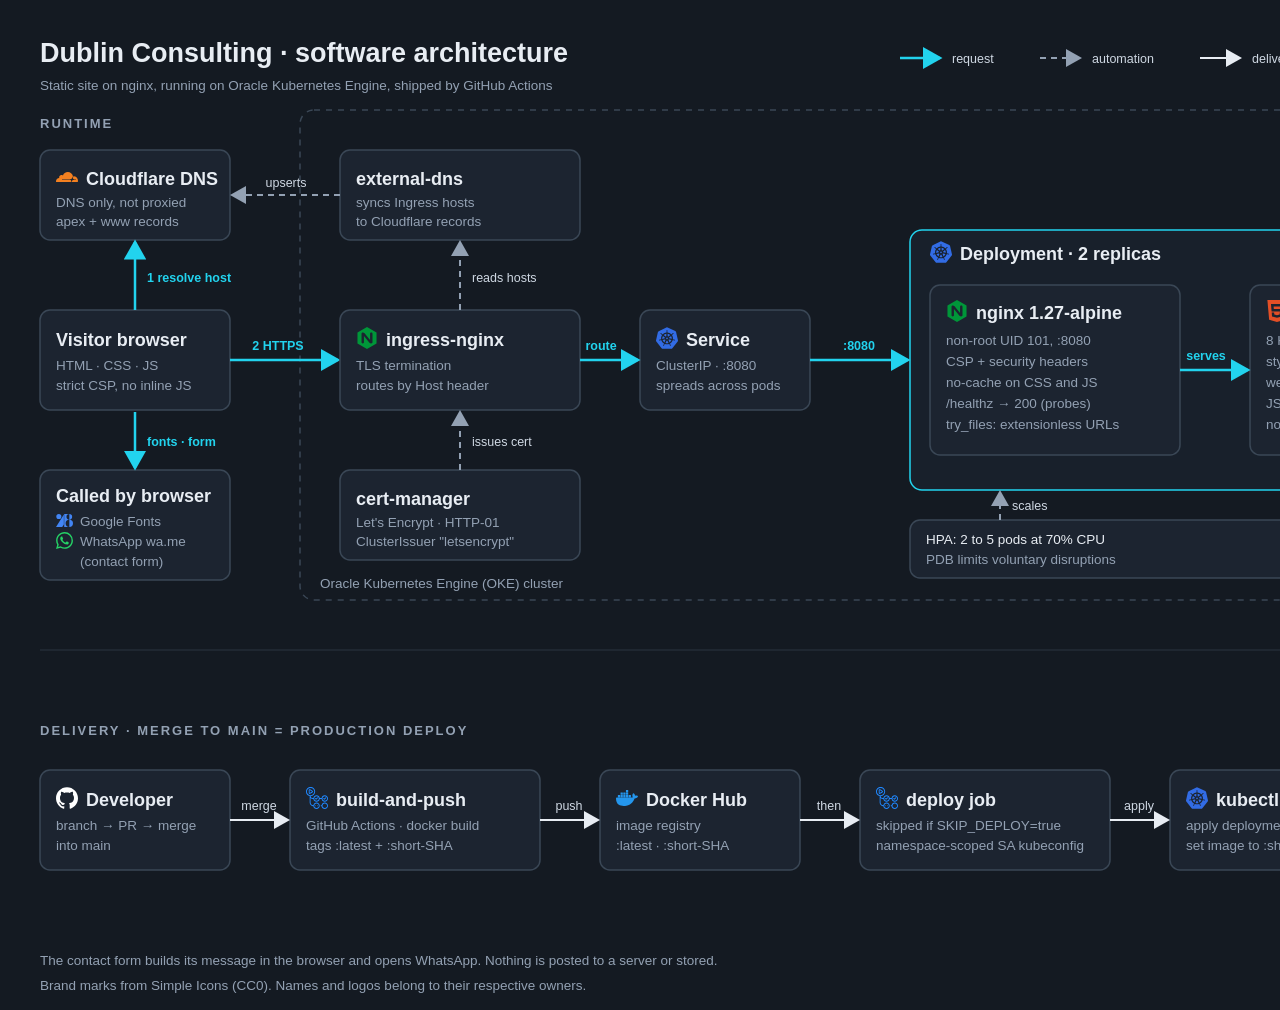
<file: docs/architecture-v2.html>
<!doctype html>
<html lang="en">
<head>
<meta charset="utf-8">
<title>Dublin Consulting software architecture</title>
<style>
  html, body { margin: 0; padding: 0; background: #141a22; }
  svg { display: block; font-family: "Helvetica Neue", Helvetica, Arial, sans-serif; }
  .box { fill: #1c2430; stroke: #3a4756; stroke-width: 1.5; }
  .zone { fill: none; stroke: #3a4756; stroke-width: 1.5; stroke-dasharray: 6 6; }
  .group { fill: #18202b; stroke: #22d3ee; stroke-width: 1.5; }
  .t { fill: #e8edf3; font-size: 18px; font-weight: 700; }
  .s { fill: #93a1b3; font-size: 13.5px; }
  .lbl { fill: #cfd8e3; font-size: 12.5px; }
  .lblc { fill: #22d3ee; font-size: 12.5px; font-weight: 600; }
  .sec { fill: #93a1b3; font-size: 13px; font-weight: 700; letter-spacing: 2px; }
  .req { stroke: #22d3ee; stroke-width: 2.5; fill: none; }
  .aut { stroke: #93a1b3; stroke-width: 2; stroke-dasharray: 6 5; fill: none; }
  .del { stroke: #e8edf3; stroke-width: 2; fill: none; }
</style>
</head>
<body>
<svg width="1600" height="1010" viewBox="0 0 1600 1010" role="img"
     aria-label="Software architecture of the Dublin Consulting site: a visitor request goes through ingress-nginx and a Service to nginx pods serving a static site on OKE; GitHub Actions builds the image and rolls it out.">
  <defs>
    <marker id="mc" markerWidth="9" markerHeight="9" refX="7" refY="4.5" orient="auto"><path d="M0 0 L8 4.5 L0 9 z" fill="#22d3ee"/></marker>
    <marker id="mg" markerWidth="9" markerHeight="9" refX="7" refY="4.5" orient="auto"><path d="M0 0 L8 4.5 L0 9 z" fill="#93a1b3"/></marker>
    <marker id="mw" markerWidth="9" markerHeight="9" refX="7" refY="4.5" orient="auto"><path d="M0 0 L8 4.5 L0 9 z" fill="#e8edf3"/></marker>
  </defs>
  <rect width="1600" height="1010" fill="#141a22"/>

  <text x="40" y="62" fill="#e8edf3" font-size="27" font-weight="700">Dublin Consulting · software architecture</text>
  <text x="40" y="90" class="s" font-size="15">Static site on nginx, running on Oracle Kubernetes Engine, shipped by GitHub Actions</text>

  <line x1="900" y1="58" x2="940" y2="58" class="req" marker-end="url(#mc)"/><text x="952" y="63" class="lbl">request</text>
  <line x1="1040" y1="58" x2="1080" y2="58" class="aut" marker-end="url(#mg)"/><text x="1092" y="63" class="lbl">automation</text>
  <line x1="1200" y1="58" x2="1240" y2="58" class="del" marker-end="url(#mw)"/><text x="1252" y="63" class="lbl">delivery</text>

  <text x="40" y="128" class="sec">RUNTIME</text>

  <!-- OKE zone -->
  <rect x="300" y="110" width="1260" height="490" rx="14" class="zone"/>
  <text x="320" y="588" class="s">Oracle Kubernetes Engine (OKE) cluster</text>

  <!-- Cloudflare DNS -->
  <rect x="40" y="150" width="190" height="90" rx="10" class="box"/>
  <g transform="translate(56,166) scale(0.9166666666666666)"><path d="M16.5088 16.8447c.1475-.5068.0908-.9707-.1553-1.3154-.2246-.3164-.6045-.499-1.0615-.5205l-8.6592-.1123a.1559.1559 0 0 1-.1333-.0713c-.0283-.042-.0351-.0986-.021-.1553.0278-.084.1123-.1484.2036-.1562l8.7359-.1123c1.0351-.0489 2.1601-.8868 2.5537-1.9136l.499-1.3013c.0215-.0561.0293-.1128.0147-.168-.5625-2.5463-2.835-4.4453-5.5499-4.4453-2.5039 0-4.6284 1.6177-5.3876 3.8614-.4927-.3658-1.1187-.5625-1.794-.499-1.2026.119-2.1665 1.083-2.2861 2.2856-.0283.31-.0069.6128.0635.894C1.5683 13.171 0 14.7754 0 16.752c0 .1748.0142.3515.0352.5273.0141.083.0844.1475.1689.1475h15.9814c.0909 0 .1758-.0645.2032-.1553l.12-.4268zm2.7568-5.5634c-.0771 0-.1611 0-.2383.0112-.0566 0-.1054.0415-.127.0976l-.3378 1.1744c-.1475.5068-.0918.9707.1543 1.3164.2256.3164.6055.498 1.0625.5195l1.8437.1133c.0557 0 .1055.0263.1329.0703.0283.043.0351.1074.0214.1562-.0283.084-.1132.1485-.204.1553l-1.921.1123c-1.041.0488-2.1582.8867-2.5527 1.914l-.1406.3585c-.0283.0713.0215.1416.0986.1416h6.5977c.0771 0 .1474-.0489.169-.126.1122-.4082.1757-.837.1757-1.2803 0-2.6025-2.125-4.727-4.7344-4.727" fill="#F38020"/></g><text x="86" y="185" class="t">Cloudflare DNS</text>
  <text x="56" y="207" class="s">DNS only, not proxied</text>
  <text x="56" y="226" class="s">apex + www records</text>

  <!-- Browser -->
  <rect x="40" y="310" width="190" height="100" rx="10" class="box"/>
  <text x="56" y="346" class="t">Visitor browser</text>
  <text x="56" y="370" class="s">HTML · CSS · JS</text>
  <text x="56" y="390" class="s">strict CSP, no inline JS</text>

  <!-- Third parties -->
  <rect x="40" y="470" width="190" height="110" rx="10" class="box"/>
  <text x="56" y="502" class="t">Called by browser</text>
  <g transform="translate(56,512) scale(0.7083333333333334)"><path d="M4 2.8A3.6 3.6 0 1 0 4 10a3.6 3.6 0 0 0 0-7.2zm7.6 0v18.4h7.2a5.2 5.2 0 1 1 0-10.4 4 4 0 1 1 0-8zm7.2 0v8a4 4 0 1 0 0-8zm0 8v10.4A5.2 5.2 0 0 0 24 16a5.2 5.2 0 0 0-5.2-5.2zm-7.7-7.206L0 21.199h8.8l2.3-3.64Z" fill="#4285F4"/></g><text x="80" y="526" class="s">Google Fonts</text>
  <g transform="translate(56,532) scale(0.7083333333333334)"><path d="M17.472 14.382c-.297-.149-1.758-.867-2.03-.967-.273-.099-.471-.148-.67.15-.197.297-.767.966-.94 1.164-.173.199-.347.223-.644.075-.297-.15-1.255-.463-2.39-1.475-.883-.788-1.48-1.761-1.653-2.059-.173-.297-.018-.458.13-.606.134-.133.298-.347.446-.52.149-.174.198-.298.298-.497.099-.198.05-.371-.025-.52-.075-.149-.669-1.612-.916-2.207-.242-.579-.487-.5-.669-.51-.173-.008-.371-.01-.57-.01-.198 0-.52.074-.792.372-.272.297-1.04 1.016-1.04 2.479 0 1.462 1.065 2.875 1.213 3.074.149.198 2.096 3.2 5.077 4.487.709.306 1.262.489 1.694.625.712.227 1.36.195 1.871.118.571-.085 1.758-.719 2.006-1.413.248-.694.248-1.289.173-1.413-.074-.124-.272-.198-.57-.347m-5.421 7.403h-.004a9.87 9.87 0 01-5.031-1.378l-.361-.214-3.741.982.998-3.648-.235-.374a9.86 9.86 0 01-1.51-5.26c.001-5.45 4.436-9.884 9.888-9.884 2.64 0 5.122 1.03 6.988 2.898a9.825 9.825 0 012.893 6.994c-.003 5.45-4.437 9.884-9.885 9.884m8.413-18.297A11.815 11.815 0 0012.05 0C5.495 0 .16 5.335.157 11.892c0 2.096.547 4.142 1.588 5.945L.057 24l6.305-1.654a11.882 11.882 0 005.683 1.448h.005c6.554 0 11.89-5.335 11.893-11.893a11.821 11.821 0 00-3.48-8.413Z" fill="#25D366"/></g><text x="80" y="546" class="s">WhatsApp wa.me</text>
  <text x="80" y="566" class="s">(contact form)</text>

  <line x1="135" y1="310" x2="135" y2="242" class="req" marker-end="url(#mc)"/>
  <text x="147" y="282" class="lblc">1 resolve host</text>
  <line x1="135" y1="412" x2="135" y2="468" class="req" marker-end="url(#mc)"/>
  <text x="147" y="446" class="lblc">fonts · form</text>
  <line x1="230" y1="360" x2="338" y2="360" class="req" marker-end="url(#mc)"/>
  <text x="278" y="350" text-anchor="middle" class="lblc">2 HTTPS</text>

  <!-- external-dns -->
  <rect x="340" y="150" width="240" height="90" rx="10" class="box"/>
  <text x="356" y="185" class="t">external-dns</text>
  <text x="356" y="207" class="s">syncs Ingress hosts</text>
  <text x="356" y="226" class="s">to Cloudflare records</text>
  <line x1="340" y1="195" x2="232" y2="195" class="aut" marker-end="url(#mg)"/>
  <text x="286" y="187" text-anchor="middle" class="lbl">upserts</text>

  <!-- ingress -->
  <rect x="340" y="310" width="240" height="100" rx="10" class="box"/>
  <g transform="translate(356,327) scale(0.9166666666666666)"><path d="M12 0L1.605 6v12L12 24l10.395-6V6L12 0zm6 16.59c0 .705-.646 1.29-1.529 1.29-.631 0-1.351-.255-1.801-.81l-6-7.141v6.66c0 .721-.57 1.29-1.274 1.29H7.32c-.721 0-1.29-.6-1.29-1.29V7.41c0-.705.63-1.29 1.5-1.29.646 0 1.38.255 1.83.81l5.97 7.141V7.41c0-.721.6-1.29 1.29-1.29h.075c.72 0 1.29.6 1.29 1.29v9.18H18z" fill="#009639"/></g><text x="386" y="346" class="t">ingress-nginx</text>
  <text x="356" y="370" class="s">TLS termination</text>
  <text x="356" y="390" class="s">routes by Host header</text>
  <line x1="460" y1="310" x2="460" y2="242" class="aut" marker-end="url(#mg)"/>
  <text x="472" y="282" class="lbl">reads hosts</text>

  <!-- cert-manager -->
  <rect x="340" y="470" width="240" height="90" rx="10" class="box"/>
  <text x="356" y="505" class="t">cert-manager</text>
  <text x="356" y="527" class="s">Let's Encrypt · HTTP-01</text>
  <text x="356" y="546" class="s">ClusterIssuer "letsencrypt"</text>
  <line x1="460" y1="470" x2="460" y2="412" class="aut" marker-end="url(#mg)"/>
  <text x="472" y="446" class="lbl">issues cert</text>

  <!-- service -->
  <rect x="640" y="310" width="170" height="100" rx="10" class="box"/>
  <g transform="translate(656,327) scale(0.9166666666666666)"><path d="M10.204 14.35l.007.01-.999 2.413a5.171 5.171 0 0 1-2.075-2.597l2.578-.437.004.005a.44.44 0 0 1 .484.606zm-.833-2.129a.44.44 0 0 0 .173-.756l.002-.011L7.585 9.7a5.143 5.143 0 0 0-.73 3.255l2.514-.725.002-.009zm1.145-1.98a.44.44 0 0 0 .699-.337l.01-.005.15-2.62a5.144 5.144 0 0 0-3.01 1.442l2.147 1.523.004-.002zm.76 2.75l.723.349.722-.347.18-.78-.5-.623h-.804l-.5.623.179.779zm1.5-3.095a.44.44 0 0 0 .7.336l.008.003 2.134-1.513a5.188 5.188 0 0 0-2.992-1.442l.148 2.615.002.001zm10.876 5.97l-5.773 7.181a1.6 1.6 0 0 1-1.248.594l-9.261.003a1.6 1.6 0 0 1-1.247-.596l-5.776-7.18a1.583 1.583 0 0 1-.307-1.34L2.1 5.573c.108-.47.425-.864.863-1.073L11.305.513a1.606 1.606 0 0 1 1.385 0l8.345 3.985c.438.209.755.604.863 1.073l2.062 8.955c.108.47-.005.963-.308 1.34zm-3.289-2.057c-.042-.01-.103-.026-.145-.034-.174-.033-.315-.025-.479-.038-.35-.037-.638-.067-.895-.148-.105-.04-.18-.165-.216-.216l-.201-.059a6.45 6.45 0 0 0-.105-2.332 6.465 6.465 0 0 0-.936-2.163c.052-.047.15-.133.177-.159.008-.09.001-.183.094-.282.197-.185.444-.338.743-.522.142-.084.273-.137.415-.242.032-.024.076-.062.11-.089.24-.191.295-.52.123-.736-.172-.216-.506-.236-.745-.045-.034.027-.08.062-.111.088-.134.116-.217.23-.33.35-.246.25-.45.458-.673.609-.097.056-.239.037-.303.033l-.19.135a6.545 6.545 0 0 0-4.146-2.003l-.012-.223c-.065-.062-.143-.115-.163-.25-.022-.268.015-.557.057-.905.023-.163.061-.298.068-.475.001-.04-.001-.099-.001-.142 0-.306-.224-.555-.5-.555-.275 0-.499.249-.499.555l.001.014c0 .041-.002.092 0 .128.006.177.044.312.067.475.042.348.078.637.056.906a.545.545 0 0 1-.162.258l-.012.211a6.424 6.424 0 0 0-4.166 2.003 8.373 8.373 0 0 1-.18-.128c-.09.012-.18.04-.297-.029-.223-.15-.427-.358-.673-.608-.113-.12-.195-.234-.329-.349-.03-.026-.077-.062-.111-.088a.594.594 0 0 0-.348-.132.481.481 0 0 0-.398.176c-.172.216-.117.546.123.737l.007.005.104.083c.142.105.272.159.414.242.299.185.546.338.743.522.076.082.09.226.1.288l.16.143a6.462 6.462 0 0 0-1.02 4.506l-.208.06c-.055.072-.133.184-.215.217-.257.081-.546.11-.895.147-.164.014-.305.006-.48.039-.037.007-.09.02-.133.03l-.004.002-.007.002c-.295.071-.484.342-.423.608.061.267.349.429.645.365l.007-.001.01-.003.129-.029c.17-.046.294-.113.448-.172.33-.118.604-.217.87-.256.112-.009.23.069.288.101l.217-.037a6.5 6.5 0 0 0 2.88 3.596l-.09.218c.033.084.069.199.044.282-.097.252-.263.517-.452.813-.091.136-.185.242-.268.399-.02.037-.045.095-.064.134-.128.275-.034.591.213.71.248.12.556-.007.69-.282v-.002c.02-.039.046-.09.062-.127.07-.162.094-.301.144-.458.132-.332.205-.68.387-.897.05-.06.13-.082.215-.105l.113-.205a6.453 6.453 0 0 0 4.609.012l.106.192c.086.028.18.042.256.155.136.232.229.507.342.84.05.156.074.295.145.457.016.037.043.09.062.129.133.276.442.402.69.282.247-.118.341-.435.213-.71-.02-.039-.045-.096-.065-.134-.083-.156-.177-.261-.268-.398-.19-.296-.346-.541-.443-.793-.04-.13.007-.21.038-.294-.018-.022-.059-.144-.083-.202a6.499 6.499 0 0 0 2.88-3.622c.064.01.176.03.213.038.075-.05.144-.114.28-.104.266.039.54.138.87.256.154.06.277.128.448.173.036.01.088.019.13.028l.009.003.007.001c.297.064.584-.098.645-.365.06-.266-.128-.537-.423-.608zM16.4 9.701l-1.95 1.746v.005a.44.44 0 0 0 .173.757l.003.01 2.526.728a5.199 5.199 0 0 0-.108-1.674A5.208 5.208 0 0 0 16.4 9.7zm-4.013 5.325a.437.437 0 0 0-.404-.232.44.44 0 0 0-.372.233h-.002l-1.268 2.292a5.164 5.164 0 0 0 3.326.003l-1.27-2.296h-.01zm1.888-1.293a.44.44 0 0 0-.27.036.44.44 0 0 0-.214.572l-.003.004 1.01 2.438a5.15 5.15 0 0 0 2.081-2.615l-2.6-.44-.004.005z" fill="#326CE5"/></g><text x="686" y="346" class="t">Service</text>
  <text x="656" y="370" class="s">ClusterIP · :8080</text>
  <text x="656" y="390" class="s">spreads across pods</text>
  <line x1="580" y1="360" x2="638" y2="360" class="req" marker-end="url(#mc)"/>
  <text x="601" y="350" text-anchor="middle" class="lblc">route</text>

  <!-- deployment group -->
  <rect x="910" y="230" width="620" height="260" rx="12" class="group"/>
  <g transform="translate(930,241) scale(0.9166666666666666)"><path d="M10.204 14.35l.007.01-.999 2.413a5.171 5.171 0 0 1-2.075-2.597l2.578-.437.004.005a.44.44 0 0 1 .484.606zm-.833-2.129a.44.44 0 0 0 .173-.756l.002-.011L7.585 9.7a5.143 5.143 0 0 0-.73 3.255l2.514-.725.002-.009zm1.145-1.98a.44.44 0 0 0 .699-.337l.01-.005.15-2.62a5.144 5.144 0 0 0-3.01 1.442l2.147 1.523.004-.002zm.76 2.75l.723.349.722-.347.18-.78-.5-.623h-.804l-.5.623.179.779zm1.5-3.095a.44.44 0 0 0 .7.336l.008.003 2.134-1.513a5.188 5.188 0 0 0-2.992-1.442l.148 2.615.002.001zm10.876 5.97l-5.773 7.181a1.6 1.6 0 0 1-1.248.594l-9.261.003a1.6 1.6 0 0 1-1.247-.596l-5.776-7.18a1.583 1.583 0 0 1-.307-1.34L2.1 5.573c.108-.47.425-.864.863-1.073L11.305.513a1.606 1.606 0 0 1 1.385 0l8.345 3.985c.438.209.755.604.863 1.073l2.062 8.955c.108.47-.005.963-.308 1.34zm-3.289-2.057c-.042-.01-.103-.026-.145-.034-.174-.033-.315-.025-.479-.038-.35-.037-.638-.067-.895-.148-.105-.04-.18-.165-.216-.216l-.201-.059a6.45 6.45 0 0 0-.105-2.332 6.465 6.465 0 0 0-.936-2.163c.052-.047.15-.133.177-.159.008-.09.001-.183.094-.282.197-.185.444-.338.743-.522.142-.084.273-.137.415-.242.032-.024.076-.062.11-.089.24-.191.295-.52.123-.736-.172-.216-.506-.236-.745-.045-.034.027-.08.062-.111.088-.134.116-.217.23-.33.35-.246.25-.45.458-.673.609-.097.056-.239.037-.303.033l-.19.135a6.545 6.545 0 0 0-4.146-2.003l-.012-.223c-.065-.062-.143-.115-.163-.25-.022-.268.015-.557.057-.905.023-.163.061-.298.068-.475.001-.04-.001-.099-.001-.142 0-.306-.224-.555-.5-.555-.275 0-.499.249-.499.555l.001.014c0 .041-.002.092 0 .128.006.177.044.312.067.475.042.348.078.637.056.906a.545.545 0 0 1-.162.258l-.012.211a6.424 6.424 0 0 0-4.166 2.003 8.373 8.373 0 0 1-.18-.128c-.09.012-.18.04-.297-.029-.223-.15-.427-.358-.673-.608-.113-.12-.195-.234-.329-.349-.03-.026-.077-.062-.111-.088a.594.594 0 0 0-.348-.132.481.481 0 0 0-.398.176c-.172.216-.117.546.123.737l.007.005.104.083c.142.105.272.159.414.242.299.185.546.338.743.522.076.082.09.226.1.288l.16.143a6.462 6.462 0 0 0-1.02 4.506l-.208.06c-.055.072-.133.184-.215.217-.257.081-.546.11-.895.147-.164.014-.305.006-.48.039-.037.007-.09.02-.133.03l-.004.002-.007.002c-.295.071-.484.342-.423.608.061.267.349.429.645.365l.007-.001.01-.003.129-.029c.17-.046.294-.113.448-.172.33-.118.604-.217.87-.256.112-.009.23.069.288.101l.217-.037a6.5 6.5 0 0 0 2.88 3.596l-.09.218c.033.084.069.199.044.282-.097.252-.263.517-.452.813-.091.136-.185.242-.268.399-.02.037-.045.095-.064.134-.128.275-.034.591.213.71.248.12.556-.007.69-.282v-.002c.02-.039.046-.09.062-.127.07-.162.094-.301.144-.458.132-.332.205-.68.387-.897.05-.06.13-.082.215-.105l.113-.205a6.453 6.453 0 0 0 4.609.012l.106.192c.086.028.18.042.256.155.136.232.229.507.342.84.05.156.074.295.145.457.016.037.043.09.062.129.133.276.442.402.69.282.247-.118.341-.435.213-.71-.02-.039-.045-.096-.065-.134-.083-.156-.177-.261-.268-.398-.19-.296-.346-.541-.443-.793-.04-.13.007-.21.038-.294-.018-.022-.059-.144-.083-.202a6.499 6.499 0 0 0 2.88-3.622c.064.01.176.03.213.038.075-.05.144-.114.28-.104.266.039.54.138.87.256.154.06.277.128.448.173.036.01.088.019.13.028l.009.003.007.001c.297.064.584-.098.645-.365.06-.266-.128-.537-.423-.608zM16.4 9.701l-1.95 1.746v.005a.44.44 0 0 0 .173.757l.003.01 2.526.728a5.199 5.199 0 0 0-.108-1.674A5.208 5.208 0 0 0 16.4 9.7zm-4.013 5.325a.437.437 0 0 0-.404-.232.44.44 0 0 0-.372.233h-.002l-1.268 2.292a5.164 5.164 0 0 0 3.326.003l-1.27-2.296h-.01zm1.888-1.293a.44.44 0 0 0-.27.036.44.44 0 0 0-.214.572l-.003.004 1.01 2.438a5.15 5.15 0 0 0 2.081-2.615l-2.6-.44-.004.005z" fill="#326CE5"/></g><text x="960" y="260" class="t">Deployment · 2 replicas</text>
  <line x1="810" y1="360" x2="908" y2="360" class="req" marker-end="url(#mc)"/>
  <text x="859" y="350" text-anchor="middle" class="lblc">:8080</text>

  <rect x="930" y="285" width="250" height="170" rx="10" class="box"/>
  <g transform="translate(946,300) scale(0.9166666666666666)"><path d="M12 0L1.605 6v12L12 24l10.395-6V6L12 0zm6 16.59c0 .705-.646 1.29-1.529 1.29-.631 0-1.351-.255-1.801-.81l-6-7.141v6.66c0 .721-.57 1.29-1.274 1.29H7.32c-.721 0-1.29-.6-1.29-1.29V7.41c0-.705.63-1.29 1.5-1.29.646 0 1.38.255 1.83.81l5.97 7.141V7.41c0-.721.6-1.29 1.29-1.29h.075c.72 0 1.29.6 1.29 1.29v9.18H18z" fill="#009639"/></g><text x="976" y="319" class="t">nginx 1.27-alpine</text>
  <text x="946" y="345" class="s">non-root UID 101, :8080</text>
  <text x="946" y="366" class="s">CSP + security headers</text>
  <text x="946" y="387" class="s">no-cache on CSS and JS</text>
  <text x="946" y="408" class="s">/healthz → 200 (probes)</text>
  <text x="946" y="429" class="s">try_files: extensionless URLs</text>

  <rect x="1250" y="285" width="260" height="170" rx="10" class="box"/>
  <g transform="translate(1266,300) scale(0.9166666666666666)"><path d="M1.5 0h21l-1.91 21.563L11.977 24l-8.564-2.438L1.5 0zm7.031 9.75l-.232-2.718 10.059.003.23-2.622L5.412 4.41l.698 8.01h9.126l-.326 3.426-2.91.804-2.955-.81-.188-2.11H6.248l.33 4.171L12 19.351l5.379-1.443.744-8.157H8.531z" fill="#E34F26"/></g><text x="1296" y="319" class="t">Static site (app/)</text>
  <text x="1266" y="345" class="s">8 HTML pages, pt-BR</text>
  <text x="1266" y="366" class="s">style.css · main.js</text>
  <text x="1266" y="387" class="s">webp images · sprite.svg</text>
  <text x="1266" y="408" class="s">JSON-LD · sitemap.xml</text>
  <text x="1266" y="429" class="s">no backend, no database</text>
  <line x1="1180" y1="370" x2="1248" y2="370" class="req" marker-end="url(#mc)"/>
  <text x="1206" y="360" text-anchor="middle" class="lblc">serves</text>

  <!-- HPA / PDB -->
  <rect x="910" y="520" width="420" height="58" rx="10" class="box"/>
  <text x="926" y="544" class="s" fill="#e8edf3" style="fill:#e8edf3">HPA: 2 to 5 pods at 70% CPU</text>
  <text x="926" y="564" class="s">PDB limits voluntary disruptions</text>
  <line x1="1000" y1="520" x2="1000" y2="492" class="aut" marker-end="url(#mg)"/>
  <text x="1012" y="510" class="lbl">scales</text>

  <!-- DELIVERY -->
  <line x1="40" y1="650" x2="1560" y2="650" stroke="#2a3441" stroke-width="1"/>
  <text x="40" y="735" class="sec">DELIVERY · MERGE TO MAIN = PRODUCTION DEPLOY</text>

  <rect x="40" y="770" width="190" height="100" rx="10" class="box"/>
  <g transform="translate(56,787) scale(0.9166666666666666)"><path d="M12 .297c-6.63 0-12 5.373-12 12 0 5.303 3.438 9.8 8.205 11.385.6.113.82-.258.82-.577 0-.285-.01-1.04-.015-2.04-3.338.724-4.042-1.61-4.042-1.61C4.422 18.07 3.633 17.7 3.633 17.7c-1.087-.744.084-.729.084-.729 1.205.084 1.838 1.236 1.838 1.236 1.07 1.835 2.809 1.305 3.495.998.108-.776.417-1.305.76-1.605-2.665-.3-5.466-1.332-5.466-5.93 0-1.31.465-2.38 1.235-3.22-.135-.303-.54-1.523.105-3.176 0 0 1.005-.322 3.3 1.23.96-.267 1.98-.399 3-.405 1.02.006 2.04.138 3 .405 2.28-1.552 3.285-1.23 3.285-1.23.645 1.653.24 2.873.12 3.176.765.84 1.23 1.91 1.23 3.22 0 4.61-2.805 5.625-5.475 5.92.42.36.81 1.096.81 2.22 0 1.606-.015 2.896-.015 3.286 0 .315.21.69.825.57C20.565 22.092 24 17.592 24 12.297c0-6.627-5.373-12-12-12" fill="#ffffff"/></g><text x="86" y="806" class="t">Developer</text>
  <text x="56" y="830" class="s">branch → PR → merge</text>
  <text x="56" y="850" class="s">into main</text>

  <rect x="290" y="770" width="250" height="100" rx="10" class="box"/>
  <g transform="translate(306,787) scale(0.9166666666666666)"><path d="M10.984 13.836a.5.5 0 0 1-.353-.146l-.745-.743a.5.5 0 1 1 .706-.708l.392.391 1.181-1.18a.5.5 0 0 1 .708.707l-1.535 1.533a.504.504 0 0 1-.354.146zm9.353-.147l1.534-1.532a.5.5 0 0 0-.707-.707l-1.181 1.18-.392-.391a.5.5 0 1 0-.706.708l.746.743a.497.497 0 0 0 .706-.001zM4.527 7.452l2.557-1.585A1 1 0 0 0 7.09 4.17L4.533 2.56A1 1 0 0 0 3 3.406v3.196a1.001 1.001 0 0 0 1.527.85zm2.03-2.436L4 6.602V3.406l2.557 1.61zM24 12.5c0 1.93-1.57 3.5-3.5 3.5a3.503 3.503 0 0 1-3.46-3h-2.08a3.503 3.503 0 0 1-3.46 3 3.502 3.502 0 0 1-3.46-3h-.558c-.972 0-1.85-.399-2.482-1.042V17c0 1.654 1.346 3 3 3h.04c.244-1.693 1.7-3 3.46-3 1.93 0 3.5 1.57 3.5 3.5S13.43 24 11.5 24a3.502 3.502 0 0 1-3.46-3H8c-2.206 0-4-1.794-4-4V9.899A5.008 5.008 0 0 1 0 5c0-2.757 2.243-5 5-5s5 2.243 5 5a5.005 5.005 0 0 1-4.952 4.998A2.482 2.482 0 0 0 7.482 12h.558c.244-1.693 1.7-3 3.46-3a3.502 3.502 0 0 1 3.46 3h2.08a3.503 3.503 0 0 1 3.46-3c1.93 0 3.5 1.57 3.5 3.5zm-15 8c0 1.378 1.122 2.5 2.5 2.5s2.5-1.122 2.5-2.5-1.122-2.5-2.5-2.5S9 19.122 9 20.5zM5 9c2.206 0 4-1.794 4-4S7.206 1 5 1 1 2.794 1 5s1.794 4 4 4zm9 3.5c0-1.378-1.122-2.5-2.5-2.5S9 11.122 9 12.5s1.122 2.5 2.5 2.5 2.5-1.122 2.5-2.5zm9 0c0-1.378-1.122-2.5-2.5-2.5S18 11.122 18 12.5s1.122 2.5 2.5 2.5 2.5-1.122 2.5-2.5zm-13 8a.5.5 0 1 0 1 0 .5.5 0 0 0-1 0zm2 0a.5.5 0 1 0 1 0 .5.5 0 0 0-1 0zm12 0c0 1.93-1.57 3.5-3.5 3.5a3.503 3.503 0 0 1-3.46-3.002c-.007.001-.013.005-.021.005l-.506.017h-.017a.5.5 0 0 1-.016-.999l.506-.017c.018-.002.035.006.052.007A3.503 3.503 0 0 1 20.5 17c1.93 0 3.5 1.57 3.5 3.5zm-1 0c0-1.378-1.122-2.5-2.5-2.5S18 19.122 18 20.5s1.122 2.5 2.5 2.5 2.5-1.122 2.5-2.5z" fill="#2088FF"/></g><text x="336" y="806" class="t">build-and-push</text>
  <text x="306" y="830" class="s">GitHub Actions · docker build</text>
  <text x="306" y="850" class="s">tags :latest + :short-SHA</text>

  <rect x="600" y="770" width="200" height="100" rx="10" class="box"/>
  <g transform="translate(616,787) scale(0.9166666666666666)"><path d="M13.983 11.078h2.119a.186.186 0 00.186-.185V9.006a.186.186 0 00-.186-.186h-2.119a.185.185 0 00-.185.185v1.888c0 .102.083.185.185.185m-2.954-5.43h2.118a.186.186 0 00.186-.186V3.574a.186.186 0 00-.186-.185h-2.118a.185.185 0 00-.185.185v1.888c0 .102.082.185.185.185m0 2.716h2.118a.187.187 0 00.186-.186V6.29a.186.186 0 00-.186-.185h-2.118a.185.185 0 00-.185.185v1.887c0 .102.082.185.185.186m-2.93 0h2.12a.186.186 0 00.184-.186V6.29a.185.185 0 00-.185-.185H8.1a.185.185 0 00-.185.185v1.887c0 .102.083.185.185.186m-2.964 0h2.119a.186.186 0 00.185-.186V6.29a.185.185 0 00-.185-.185H5.136a.186.186 0 00-.186.185v1.887c0 .102.084.185.186.186m5.893 2.715h2.118a.186.186 0 00.186-.185V9.006a.186.186 0 00-.186-.186h-2.118a.185.185 0 00-.185.185v1.888c0 .102.082.185.185.185m-2.93 0h2.12a.185.185 0 00.184-.185V9.006a.185.185 0 00-.184-.186h-2.12a.185.185 0 00-.184.185v1.888c0 .102.083.185.185.185m-2.964 0h2.119a.185.185 0 00.185-.185V9.006a.185.185 0 00-.184-.186h-2.12a.186.186 0 00-.186.186v1.887c0 .102.084.185.186.185m-2.92 0h2.12a.185.185 0 00.184-.185V9.006a.185.185 0 00-.184-.186h-2.12a.185.185 0 00-.184.185v1.888c0 .102.082.185.185.185M23.763 9.89c-.065-.051-.672-.51-1.954-.51-.338.001-.676.03-1.01.087-.248-1.7-1.653-2.53-1.716-2.566l-.344-.199-.226.327c-.284.438-.49.922-.612 1.43-.23.97-.09 1.882.403 2.661-.595.332-1.55.413-1.744.42H.751a.751.751 0 00-.75.748 11.376 11.376 0 00.692 4.062c.545 1.428 1.355 2.48 2.41 3.124 1.18.723 3.1 1.137 5.275 1.137.983.003 1.963-.086 2.93-.266a12.248 12.248 0 003.823-1.389c.98-.567 1.86-1.288 2.61-2.136 1.252-1.418 1.998-2.997 2.553-4.4h.221c1.372 0 2.215-.549 2.68-1.009.309-.293.55-.65.707-1.046l.098-.288Z" fill="#2496ED"/></g><text x="646" y="806" class="t">Docker Hub</text>
  <text x="616" y="830" class="s">image registry</text>
  <text x="616" y="850" class="s">:latest · :short-SHA</text>

  <rect x="860" y="770" width="250" height="100" rx="10" class="box"/>
  <g transform="translate(876,787) scale(0.9166666666666666)"><path d="M10.984 13.836a.5.5 0 0 1-.353-.146l-.745-.743a.5.5 0 1 1 .706-.708l.392.391 1.181-1.18a.5.5 0 0 1 .708.707l-1.535 1.533a.504.504 0 0 1-.354.146zm9.353-.147l1.534-1.532a.5.5 0 0 0-.707-.707l-1.181 1.18-.392-.391a.5.5 0 1 0-.706.708l.746.743a.497.497 0 0 0 .706-.001zM4.527 7.452l2.557-1.585A1 1 0 0 0 7.09 4.17L4.533 2.56A1 1 0 0 0 3 3.406v3.196a1.001 1.001 0 0 0 1.527.85zm2.03-2.436L4 6.602V3.406l2.557 1.61zM24 12.5c0 1.93-1.57 3.5-3.5 3.5a3.503 3.503 0 0 1-3.46-3h-2.08a3.503 3.503 0 0 1-3.46 3 3.502 3.502 0 0 1-3.46-3h-.558c-.972 0-1.85-.399-2.482-1.042V17c0 1.654 1.346 3 3 3h.04c.244-1.693 1.7-3 3.46-3 1.93 0 3.5 1.57 3.5 3.5S13.43 24 11.5 24a3.502 3.502 0 0 1-3.46-3H8c-2.206 0-4-1.794-4-4V9.899A5.008 5.008 0 0 1 0 5c0-2.757 2.243-5 5-5s5 2.243 5 5a5.005 5.005 0 0 1-4.952 4.998A2.482 2.482 0 0 0 7.482 12h.558c.244-1.693 1.7-3 3.46-3a3.502 3.502 0 0 1 3.46 3h2.08a3.503 3.503 0 0 1 3.46-3c1.93 0 3.5 1.57 3.5 3.5zm-15 8c0 1.378 1.122 2.5 2.5 2.5s2.5-1.122 2.5-2.5-1.122-2.5-2.5-2.5S9 19.122 9 20.5zM5 9c2.206 0 4-1.794 4-4S7.206 1 5 1 1 2.794 1 5s1.794 4 4 4zm9 3.5c0-1.378-1.122-2.5-2.5-2.5S9 11.122 9 12.5s1.122 2.5 2.5 2.5 2.5-1.122 2.5-2.5zm9 0c0-1.378-1.122-2.5-2.5-2.5S18 11.122 18 12.5s1.122 2.5 2.5 2.5 2.5-1.122 2.5-2.5zm-13 8a.5.5 0 1 0 1 0 .5.5 0 0 0-1 0zm2 0a.5.5 0 1 0 1 0 .5.5 0 0 0-1 0zm12 0c0 1.93-1.57 3.5-3.5 3.5a3.503 3.503 0 0 1-3.46-3.002c-.007.001-.013.005-.021.005l-.506.017h-.017a.5.5 0 0 1-.016-.999l.506-.017c.018-.002.035.006.052.007A3.503 3.503 0 0 1 20.5 17c1.93 0 3.5 1.57 3.5 3.5zm-1 0c0-1.378-1.122-2.5-2.5-2.5S18 19.122 18 20.5s1.122 2.5 2.5 2.5 2.5-1.122 2.5-2.5z" fill="#2088FF"/></g><text x="906" y="806" class="t">deploy job</text>
  <text x="876" y="830" class="s">skipped if SKIP_DEPLOY=true</text>
  <text x="876" y="850" class="s">namespace-scoped SA kubeconfig</text>

  <rect x="1170" y="770" width="390" height="100" rx="10" class="box"/>
  <g transform="translate(1186,787) scale(0.9166666666666666)"><path d="M10.204 14.35l.007.01-.999 2.413a5.171 5.171 0 0 1-2.075-2.597l2.578-.437.004.005a.44.44 0 0 1 .484.606zm-.833-2.129a.44.44 0 0 0 .173-.756l.002-.011L7.585 9.7a5.143 5.143 0 0 0-.73 3.255l2.514-.725.002-.009zm1.145-1.98a.44.44 0 0 0 .699-.337l.01-.005.15-2.62a5.144 5.144 0 0 0-3.01 1.442l2.147 1.523.004-.002zm.76 2.75l.723.349.722-.347.18-.78-.5-.623h-.804l-.5.623.179.779zm1.5-3.095a.44.44 0 0 0 .7.336l.008.003 2.134-1.513a5.188 5.188 0 0 0-2.992-1.442l.148 2.615.002.001zm10.876 5.97l-5.773 7.181a1.6 1.6 0 0 1-1.248.594l-9.261.003a1.6 1.6 0 0 1-1.247-.596l-5.776-7.18a1.583 1.583 0 0 1-.307-1.34L2.1 5.573c.108-.47.425-.864.863-1.073L11.305.513a1.606 1.606 0 0 1 1.385 0l8.345 3.985c.438.209.755.604.863 1.073l2.062 8.955c.108.47-.005.963-.308 1.34zm-3.289-2.057c-.042-.01-.103-.026-.145-.034-.174-.033-.315-.025-.479-.038-.35-.037-.638-.067-.895-.148-.105-.04-.18-.165-.216-.216l-.201-.059a6.45 6.45 0 0 0-.105-2.332 6.465 6.465 0 0 0-.936-2.163c.052-.047.15-.133.177-.159.008-.09.001-.183.094-.282.197-.185.444-.338.743-.522.142-.084.273-.137.415-.242.032-.024.076-.062.11-.089.24-.191.295-.52.123-.736-.172-.216-.506-.236-.745-.045-.034.027-.08.062-.111.088-.134.116-.217.23-.33.35-.246.25-.45.458-.673.609-.097.056-.239.037-.303.033l-.19.135a6.545 6.545 0 0 0-4.146-2.003l-.012-.223c-.065-.062-.143-.115-.163-.25-.022-.268.015-.557.057-.905.023-.163.061-.298.068-.475.001-.04-.001-.099-.001-.142 0-.306-.224-.555-.5-.555-.275 0-.499.249-.499.555l.001.014c0 .041-.002.092 0 .128.006.177.044.312.067.475.042.348.078.637.056.906a.545.545 0 0 1-.162.258l-.012.211a6.424 6.424 0 0 0-4.166 2.003 8.373 8.373 0 0 1-.18-.128c-.09.012-.18.04-.297-.029-.223-.15-.427-.358-.673-.608-.113-.12-.195-.234-.329-.349-.03-.026-.077-.062-.111-.088a.594.594 0 0 0-.348-.132.481.481 0 0 0-.398.176c-.172.216-.117.546.123.737l.007.005.104.083c.142.105.272.159.414.242.299.185.546.338.743.522.076.082.09.226.1.288l.16.143a6.462 6.462 0 0 0-1.02 4.506l-.208.06c-.055.072-.133.184-.215.217-.257.081-.546.11-.895.147-.164.014-.305.006-.48.039-.037.007-.09.02-.133.03l-.004.002-.007.002c-.295.071-.484.342-.423.608.061.267.349.429.645.365l.007-.001.01-.003.129-.029c.17-.046.294-.113.448-.172.33-.118.604-.217.87-.256.112-.009.23.069.288.101l.217-.037a6.5 6.5 0 0 0 2.88 3.596l-.09.218c.033.084.069.199.044.282-.097.252-.263.517-.452.813-.091.136-.185.242-.268.399-.02.037-.045.095-.064.134-.128.275-.034.591.213.71.248.12.556-.007.69-.282v-.002c.02-.039.046-.09.062-.127.07-.162.094-.301.144-.458.132-.332.205-.68.387-.897.05-.06.13-.082.215-.105l.113-.205a6.453 6.453 0 0 0 4.609.012l.106.192c.086.028.18.042.256.155.136.232.229.507.342.84.05.156.074.295.145.457.016.037.043.09.062.129.133.276.442.402.69.282.247-.118.341-.435.213-.71-.02-.039-.045-.096-.065-.134-.083-.156-.177-.261-.268-.398-.19-.296-.346-.541-.443-.793-.04-.13.007-.21.038-.294-.018-.022-.059-.144-.083-.202a6.499 6.499 0 0 0 2.88-3.622c.064.01.176.03.213.038.075-.05.144-.114.28-.104.266.039.54.138.87.256.154.06.277.128.448.173.036.01.088.019.13.028l.009.003.007.001c.297.064.584-.098.645-.365.06-.266-.128-.537-.423-.608zM16.4 9.701l-1.95 1.746v.005a.44.44 0 0 0 .173.757l.003.01 2.526.728a5.199 5.199 0 0 0-.108-1.674A5.208 5.208 0 0 0 16.4 9.7zm-4.013 5.325a.437.437 0 0 0-.404-.232.44.44 0 0 0-.372.233h-.002l-1.268 2.292a5.164 5.164 0 0 0 3.326.003l-1.27-2.296h-.01zm1.888-1.293a.44.44 0 0 0-.27.036.44.44 0 0 0-.214.572l-.003.004 1.01 2.438a5.15 5.15 0 0 0 2.081-2.615l-2.6-.44-.004.005z" fill="#326CE5"/></g><text x="1216" y="806" class="t">kubectl against OKE</text>
  <text x="1186" y="830" class="s">apply deployment · service · ingress · hpa</text>
  <text x="1186" y="850" class="s">set image to :short-SHA, rolling update</text>

  <line x1="230" y1="820" x2="288" y2="820" class="del" marker-end="url(#mw)"/><text x="259" y="810" text-anchor="middle" class="lbl">merge</text>
  <line x1="540" y1="820" x2="598" y2="820" class="del" marker-end="url(#mw)"/><text x="569" y="810" text-anchor="middle" class="lbl">push</text>
  <line x1="800" y1="820" x2="858" y2="820" class="del" marker-end="url(#mw)"/><text x="829" y="810" text-anchor="middle" class="lbl">then</text>
  <line x1="1110" y1="820" x2="1168" y2="820" class="del" marker-end="url(#mw)"/><text x="1139" y="810" text-anchor="middle" class="lbl">apply</text>

  <!-- rollout -->
  <line x1="1440" y1="768" x2="1440" y2="492" class="del" marker-end="url(#mw)"/>
  <text x="1452" y="690" class="lbl">new pods roll out</text>
  <text x="1452" y="708" class="lbl">and pull :short-SHA</text>

  <text x="40" y="965" class="s" font-size="14">The contact form builds its message in the browser and opens WhatsApp. Nothing is posted to a server or stored.</text>
<text x="40" y="990" class="s" font-size="12">Brand marks from Simple Icons (CC0). Names and logos belong to their respective owners.</text>
</svg>
</body>
</html>
</file>
